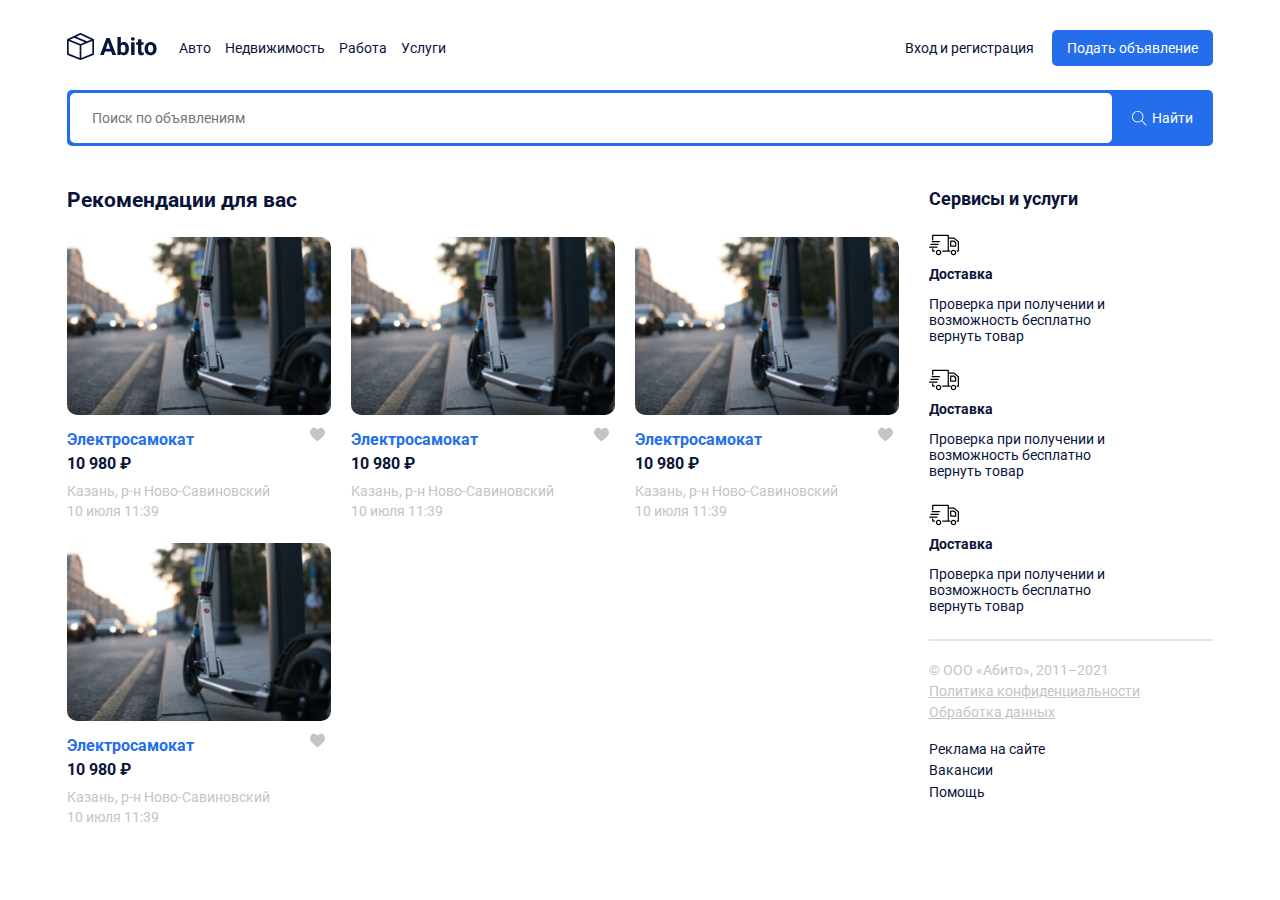
<file: index.html>
<!DOCTYPE html>
<html lang="en">
<head>
    <meta charset="UTF-8">
    <meta http-equiv="X-UA-Compatible" content="IE=edge">
    <meta name="viewport" content="width=device-width, initial-scale=1.0">
    <!-- Подключаем normalize -->
    <link rel="stylesheet" href="style/normalize.css">
    <link rel="stylesheet" href="style/style.css">
    <!-- Подключаем шрифт Roboto от Google Fonts -->
    <link rel="preconnect" href="https://fonts.googleapis.com">
    <link rel="preconnect" href="https://fonts.gstatic.com" crossorigin>
    <link href="https://fonts.googleapis.com/css2?family=Roboto:wght@400;700&display=swap" rel="stylesheet">
    <title>Abito</title>
</head>
<body>
    <!-- HEADER START -->
    <header class="header container">
    <div class="navbar">

        <a href="/index.html" class="logo">
            <img src="/img/logo.svg" alt="logo: Abito" class="logo-image">
        </a>
        <div class="navbar-panel">

            <!-- Крестик -->
            <button class="close-menu">
            <svg  width="73" height="73" viewBox="0 0 73 73" fill="none" xmlns="http://www.w3.org/2000/svg">
                <path d="M0.5 0.5L72.5 72.5M0.5 72.5L72.5 0.5" stroke="black"/>
            </svg>
            </button>

                    <!-- Навигация -->
        <nav class="navbar-menu">
            <!-- меню -->
            <ul class="menu">
                <!-- пункты меню -->
                <li class="menu-item">
                    <a href="#" class="menu-link">Авто</a>
                </li>
                <li class="menu-item">
                    <a href="#" class="menu-link">Недвижимость</a>
                </li>
                <li class="menu-item">
                    <a href="#" class="menu-link">Работа</a>
                </li>
                <li class="menu-item">
                    <a href="#" class="menu-link">Услуги</a>
                </li>
            </ul>
        </nav>

        <div class="button-group">
            <a href="#" class="button button-link">Вход и регистрация</a>
            <a href="#" class="button button-primary">Подать объявление</a>
        </div>
        <!-- /.button-group -->
        </div>
        <button class="menu-button"><img src="img/gamburger.svg" alt="menu:gamburger"></button>
        <!-- /.menu-button -->
    </div>
        <!-- /.navbar -->

        <div class="search-panel">
            <input type="search" class="search-input" placeholder="Поиск по объявлениям">
            <button class="search-button">
                <!-- Иконка лупы -->
                <svg  class="search-icon" width="15" height="15" viewBox="0 0 15 15" fill="none" xmlns="http://www.w3.org/2000/svg">
                    <g clip-path="url(#clip0)">
                    <path d="M14.6506 14.0012L10.0862 9.43675C10.9465 8.43352 11.4706 7.13293 11.4706 5.71058C11.4706 2.54822 8.89765 -0.0247192 5.7353 -0.0247192C4.20353 -0.0247192 2.76265 0.571751 1.67824 1.6544C0.595589 2.73793 -0.000881376 4.17881 9.77541e-07 5.71058C9.77541e-07 8.87293 2.57294 11.4459 5.7353 11.4459C7.15765 11.4459 8.45912 10.9218 9.46235 10.0615L14.0268 14.6259L14.6506 14.0012ZM5.7353 10.5635C3.06 10.5635 0.882354 8.38675 0.882354 5.71058C0.881472 4.41352 1.38618 3.19499 2.30294 2.2791C3.21882 1.36234 4.43824 0.857634 5.7353 0.857634C8.41059 0.857634 10.5882 3.0344 10.5882 5.71058C10.5882 8.38587 8.41059 10.5635 5.7353 10.5635Z" fill="white"/>
                    </g>
                    <defs>
                    <clipPath id="clip0">
                    <rect width="15" height="15" fill="white"/>
                    </clipPath>
                    </defs>
                    </svg>
                    
                <span class="search-button-text">Найти</span>
            </button>
        </div>
        <!-- /.search-panel -->
    </header>
    <!-- HEADER END -->


    <div class="page-content container">
        <!-- Блок с объявлениями -->
         <main class="main">
             <h2 class="page-title">Рекомендации для вас</h2>
             <div class="cards">
                 <div class="card">
                    <a href="single.html" class="card-link">
                     <img src="/img/card-image.jpg" alt="" class="card-image">
                    </a>
                     <div class="card-header">
                         <a href="single.html" class="card-link">
                            <h3 class="card-title">Электросамокат</h3>
                         </a>
                         <button class="like">
                             <img src="/img/like.svg" alt="like"/>
                         </button>
                     </div>
                     <strong class="card-price">
                        10 980 ₽
                     </strong>
                     <p class="card-text">Казань, р-н Ново-Савиновский</p>
                     <p class="card-text">10 июля 11:39</p>
                 </div>
                 <!-- /.card -->

                 <div class="card">
                    <a href="single.html" class="card-link">
                     <img src="/img/card-image.jpg" alt="" class="card-image">
                    </a>
                     <div class="card-header">
                         <a href="single.html" class="card-link">
                            <h3 class="card-title">Электросамокат</h3>
                         </a>
                         <button class="like">
                             <img src="/img/like.svg" alt="like"/>
                         </button>
                     </div>
                     <strong class="card-price">
                        10 980 ₽
                     </strong>
                     <p class="card-text">Казань, р-н Ново-Савиновский</p>
                     <p class="card-text">10 июля 11:39</p>
                 </div>
                 <!-- /.card -->

                 <div class="card">
                    <a href="single.html" class="card-link">
                     <img src="/img/card-image.jpg" alt="" class="card-image">
                    </a>
                     <div class="card-header">
                         <a href="single.html" class="card-link">
                            <h3 class="card-title">Электросамокат</h3>
                         </a>
                         <button class="like">
                             <img src="/img/like.svg" alt="like"/>
                         </button>
                     </div>
                     <strong class="card-price">
                        10 980 ₽
                     </strong>
                     <p class="card-text">Казань, р-н Ново-Савиновский</p>
                     <p class="card-text">10 июля 11:39</p>
                 </div>
                 <!-- /.card -->

                 <div class="card">
                    <a href="single.html" class="card-link">
                     <img src="/img/card-image.jpg" alt="" class="card-image">
                    </a>
                     <div class="card-header">
                         <a href="single.html" class="card-link">
                            <h3 class="card-title">Электросамокат</h3>
                         </a>
                         <button class="like">
                             <img src="/img/like.svg" alt="like"/>
                         </button>
                     </div>
                     <strong class="card-price">
                        10 980 ₽
                     </strong>
                     <p class="card-text">Казань, р-н Ново-Савиновский</p>
                     <p class="card-text">10 июля 11:39</p>
                 </div>
                 <!-- /.card -->

             </div>
             <!-- /.cards -->
         </main>
         <!-- сайдбар -->
        <aside class="sidebar">
             <h4 class="page-title">Сервисы и услуги</h4>
             <div class="service">
                 <img src="/img/shipping.svg" alt="icon: shipping" class="service-image">
                 <h5 class="service-title">Доставка</h5>
                 <p class="service-text">Проверка при получении и возможность бесплатно вернуть товар</p>
             </div>
             <div class="service">
                <img src="/img/shipping.svg" alt="icon: shipping" class="service-image">
                <h5 class="service-title">Доставка</h5>
                <p class="service-text">Проверка при получении и возможность бесплатно вернуть товар</p>
            </div>
            <div class="service">
                <img src="/img/shipping.svg" alt="icon: shipping" class="service-image">
                <h5 class="service-title">Доставка</h5>
                <p class="service-text">Проверка при получении и возможность бесплатно вернуть товар</p>
            </div>
             <!-- /.service -->
             <hr color="#E5E5E5">
             <footer class="footer">
                 <p class="footer-text">© ООО «Абито», 2011–2021</p>
                 <ul class="footer-menu">
                     <li class="footer-menu-item">
                         <a href="#" class="footer-text">Политика конфиденциальности</a>
                     </li>
                     <li class="footer-menu-item">
                        <a href="#" class="footer-text">Обработка данных</a>
                    </li>
                 </ul>

                 <ul class="footer-menu">
                    <li class="footer-menu-item">
                        <a href="#" class="footer-link">Реклама на сайте</a>
                    </li>
                    <li class="footer-menu-item">
                    <a href="#" class="footer-link">Вакансии</a>
                   </li>
                   <li class="footer-menu-item">
                   <a href="#" class="footer-link">Помощь</a>
                  </li>
                </ul>
            </footer>
         </aside>
    </div>
    <!-- /.page-content -->
    <script src="https://unpkg.com/swiper/swiper-bundle.min.js"></script>
    <script src="js/main.js"></script>
</body>
</html>
</file>
<file: style/style.css>
body{
    font-family:'Roboto', sans-serif;
    font-size: 14px; /*Размер шрифта*/
    color: #0A143A; /*Цвет текста №0A143A*/
}

.container{
    max-width: 1146px;  /* Максимальная ширина  */
    margin: auto; /* автоматическое выравнивание по середине */
}

.header{
    padding-top: 30px;
    padding-bottom: 30px;
    margin-bottom: 12px;
}

.navbar{
    display: flex; /* делаем гибкий блок */
    align-items: center; /* выравниваем по вертикали по центру */
    justify-content: space-between; /* разбросать элементы по краям */
    margin-bottom: 24px;
}

/*Меню в шапе*/
.navbar-menu{
    margin-right: auto; /* автоматический отступ справа */
}

.navbar-panel{
    flex-grow: 1; /*растянуть по ширине*/
    display: flex; /*сделать гибким*/
    align-items: center; /* выровнять по середине*/
}

.menu{
    list-style: none; /* Отключаем точки в списке*/
    margin: 0;
    padding-left: 22px; /* внутренний отступ слева */
    padding-right: 22px; /* внутренний отступ слева */
    display: flex;
}

/*для всех пунктов меню кроме последнего*/
.menu-item:not(:last-child){
    margin-right: 14px;
}

.menu-link{
    text-decoration: none; /*отключаем подчеркивание ссылок*/
    color:inherit; /*Возьми цвет текста как у родителя (body)*/
}

.button{
    text-decoration: none;
    display: inline-block;
    padding: 10px 15px; /* Сверху и снизу 10 пикселей, а по краям 15px */
    cursor: pointer; /*превращение стрелки в палец*/
}

.button-link{
    color:inherit;
}

.button-primary{
    background: #256EEB ; /*фон кнопки*/
    border-radius: 5px;/*скругление углов*/
    color: white;
}

.search-panel{
    height: 50px; /*Высота*/
    background: #256EEB;
    border-radius: 5px;
    display: flex;
    padding: 3px;
}

.search-input{
    flex-grow: 1; /*input растягивается на все свободное место*/
    background: #FFFFFF;
    border-radius: 5px;
    border: none; /*отключаем обводку*/
    padding-left: 22px;
    padding-right: 22px;
}

.search-button{
    background-color: #256EEB;
    border: none;
    color: white;
    padding-left: 20px;
    padding-right: 17px;
    display: flex;
    align-items: center;
}

.search-button-text{
    margin-left: 5px;
}

.page-content{
    display: grid; /*Делим flex-content на кусочки*/
    /*Разделение контента на две части*/
    grid-template-columns: 9fr 3fr;
    grid-column-gap: 10px 
}

.card-image{
    border-radius: 10px;
    width: 264px;
    height: 178px;
    object-fit: cover ; /*Если картинка не будет влезать она будет резаться*/
}

.cards{
    display: flex;
    flex-wrap: wrap; /*если объявление не помещается в одну строку, то перемещается на след строку*/
}
.card{
    margin-bottom: 20px;
    margin-right: 20px;
    
}

/*Каждый 3ий не делает margin*/
/* .card:not(:nth-child(3n)){ 
    margin-right: 20px;
} */

.card-title{
    font-size: 16px;
    line-height: 19px;
    color: #256EEB;
    margin-top: 12px;
    margin-bottom: 5px;
}
.card-header{
     display: flex;
     justify-content: space-between;
     align-items: center;
}
.like{
    background-color: white;
    border: none;
    cursor: pointer;
    margin-left:15px  ;
}
.card-price{
    font-size: 16px;
    line-height: 19px;
    margin-bottom: 10px;
    display: block;
}

.card-text{
    font-size: 14px;
    line-height: 16px;
    color: #C4C4C4;
    margin-bottom: 4px;
    margin-top: 0;
}

.card-link{
    text-decoration: none;
}

.sidebar .page-title{
    font-size: 18px;
    line-height: 21px;
}

.service{
    margin-bottom: 25px;
}

.service-title{
    font-weight: bold;
    font-size: 14px;
    line-height: 16px;
    margin-top: 7px;
    margin-bottom: 5px;
}

.service-text{
    font-size: 14px;
    line-height: 16px;
    max-width: 217px;
}

.footer-text{
    font-size: 14px;
     line-height: 16px;
     color: #C4C4C4;
     margin-bottom: 5px;
     display:inline-block;
}

.footer-menu{
    margin: 0;
    padding: 0;
    list-style: none;
    margin-bottom: 16px;
}

.footer-link{
    color: inherit;
    text-decoration: none;
    display:inline-block;
    margin-bottom: 5px;
}

.main-single{
    display: flex;
    align-items: flex-start;
}

.content{
    max-width: 460px;
    margin-right: 30px;

}


.swiper-container {
    width: 100%;
    height: 300px;
    margin-left: auto;
    margin-right: auto;
  }

  .swiper-slide {
    background-size: cover;
    background-position: center;
  }

  .mySwiper2 {
    width: 100%;
    border-radius: 10px;
    margin-bottom: 10px;
  }

  .mySwiper {
    height: 20%;
    box-sizing: border-box;
    padding: 10px 0;
  }

  .mySwiper .swiper-slide {
    width: 25%;
    height: 100%;
    opacity: 0.4;
    border-radius: 10px;
  }

  .mySwiper .swiper-slide-thumb-active {
    opacity: 1;
  }

  .swiper-slide img {
    display: block;
    width: 100%;
    height: 100%;
    object-fit: cover;
    border-radius: 3px;
  }

  .content-text{
    font-size: 14px;
    line-height: 140%;
    color: #0A143A;;
  }

.author{
    min-width: 264px;
    margin-right: 100px;
}

  .author-wrapper{
      display: flex;
      align-items: center;
      justify-content: space-between;

      margin-top: 25px;
      margin-bottom: 30px;
  }

  .author-avatar{
      width: 50px;
      height: 50px;
      object-fit: cover;
      border-radius: 50%;
  }

  .author-name{
    font-weight: bold;
    font-size: 14px;
    line-height: 16px;
    display: block;
    margin-bottom:4px ;
  }
  
  .rating{
      margin-bottom: 5px;
  }

  .rating-counter{
    opacity: 0.5;
    margin-left: 10px;
  }

  .author-status{
      font-size: 12px;
      line-height: 14px;
  }

  .single-price{
    font-weight: bold;
    font-size: 24px;
    line-height: 28px;
    margin-top: 0;
    margin-bottom: 25px;
    display: block;
    color: #0A143A;
  }

  .button-block{
      display: block;
      width:100% ;
      height: 54px;
      margin-bottom: 14px;
      border:none;
  }
  .button-success{
    background: #14B4BE;
    border-radius: 5px;
    color: white;
  }

  .page-title{
      margin-top: 0;
      margin-bottom: 25px;
  }
  .menu-button{
      background-color: white;
      border: none;
      cursor: pointer;
      display: none; /*отключаем кнопку на всех страницах*/
  }

  .close-menu{
      display: none;
  }
@media (max-width:1200px){ /*Выполнится тогда, когда ширина будет не больше 1200px*/
    .container{
        max-width: 960px;
    }
    .card{
        width: 45%;  
    }

    /*Страница синг*/
    .promo-img{
        width: 220px;
    }
    .author{
        min-width: 220px;
        margin-right: 5px;
    }
    .content{
        margin-right: 20px;
    }
    .page-content{
        grid-column-gap: 5px 
    }
    .sidebar{
        margin-left: 20px;
    }
}

@media (max-width:992px){/*Выполнится тогда, когда ширина будет vменьше  992px*/
    .container{
        max-width: 740px;
    }

    /*Страница синг*/
    .promo-img{
        width: 200px;
    }
    .author{
        min-width: 200px;
        margin-right: 5px;
    }
    .author .rating-counter{
        margin-left: 5px;
    }
    .content{
        max-width: 300px;
        margin-right: 15px;

    }
    .page-content{
        grid-column-gap: 5px 
    }
    .sidebar{
        margin-left: 20px;
    }
    .swiper-container-main{
        height: 200px;
    }


}

@media (max-width:768px){
    .container{
        max-width: 560px;
    }
    .card{
        width: 100%;
    }
    .page-content{
        grid-template-columns: 8fr 4fr;
    }
    .menu-button{
        display: block;
    }
    .navbar-panel{
        position: fixed;
        right: 0;
        top: 0;
        width: 100%;
        height: 100%;
        background-color: #FFFFFF ;
        z-index: 9; /*вывести панель поверх всех элементов*/
        flex-direction: column; /*выстроить дочерние элементы в столбец*/
        align-items: center;
        justify-content: center;
        transition: transform 0.2s, opacity 0.2s;
        transform: translateX(100%); /*Уберем меню в сторону, его не будет видно*/
        opacity: 0;
    }
    .is-open{
        transform: translateX(0%);
        opacity: 1;
    }
    .navbar-menu{
        margin-left: auto;
        margin-bottom: 20px;
    }
    .menu{
        flex-direction: column;
        align-items: center;
        justify-content: center;
    }
    .menu-item:not(:last-child){
        margin-right: 0;
        margin-bottom: 10px;
    }

    .button-group{
        display: flex;
        flex-direction: column;
    }

    .close-menu{
        display: block;
        position: absolute;
        right: 30px;
        top:30px;
        cursor: pointer;
        background-color: #FFFFFF;
        border: none;
    }
    .card-header{
        justify-content: flex-start;
    }
    .like{
        margin-left: 100px;
    }

        /*Страница синг*/
        .main-single{
            display: block;
        }
        .sidebar{
            margin-left: -25px;
        }
        .author{
            width: 300px;
        }
}

@media (max-width:576px){
    .container{
    max-width: 90%;
    }
    .page-content{
        grid-template-columns: 12fr;
    }
    .card-image{

        height: 250px;
    }
    .card{
        margin-right: 0;
    }
    .search-button-text{
        display: none;
    }

    .card-header{
        justify-content: flex-start;
    }
    .like{
        margin-left: 100px;
    }


     /* Страница синг */
    .content{
        max-width: 326px;
    }

    .swiper-container-main{
        height: 300px;
        width: 100%;
    }
    .author{
        width: 326px;
    } 
    .promo-img{
        width: 326px;
    }
    .sidebar{
        margin-left: 0;
    }
    

}
</file>
